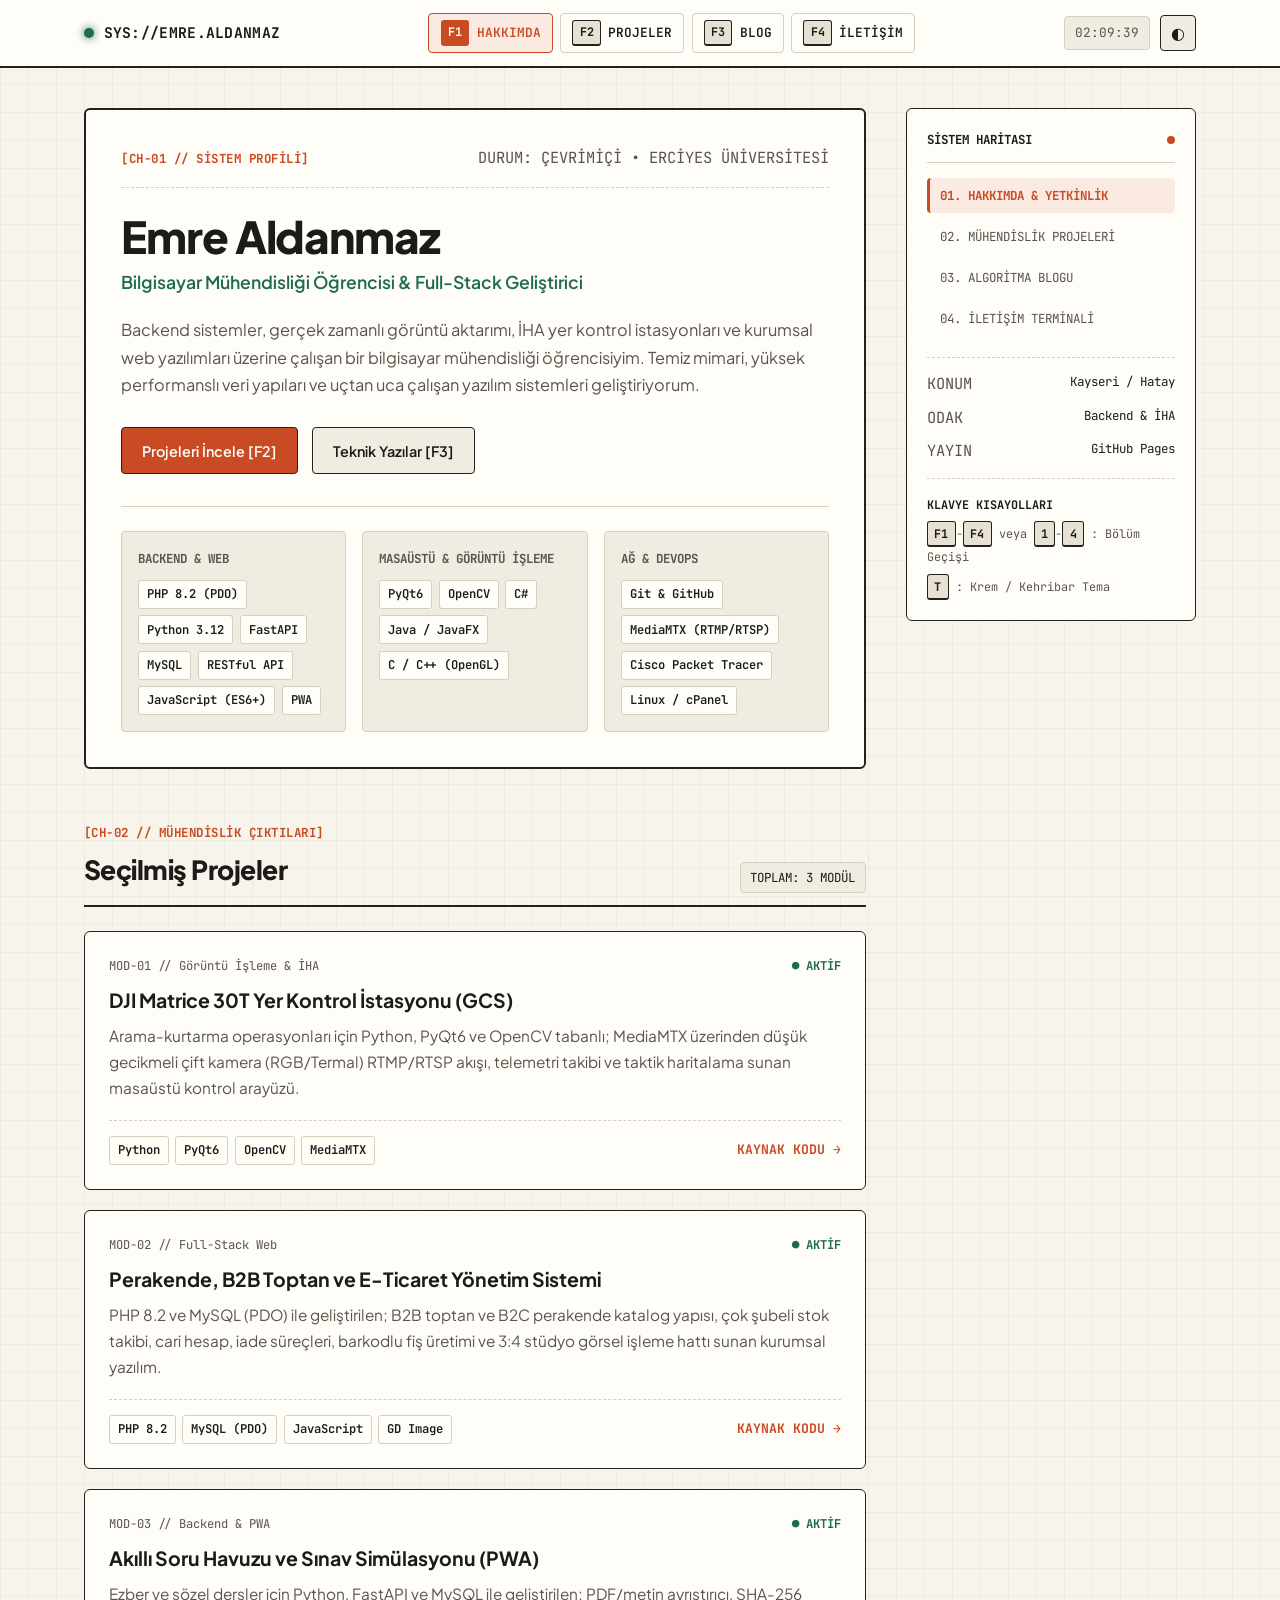
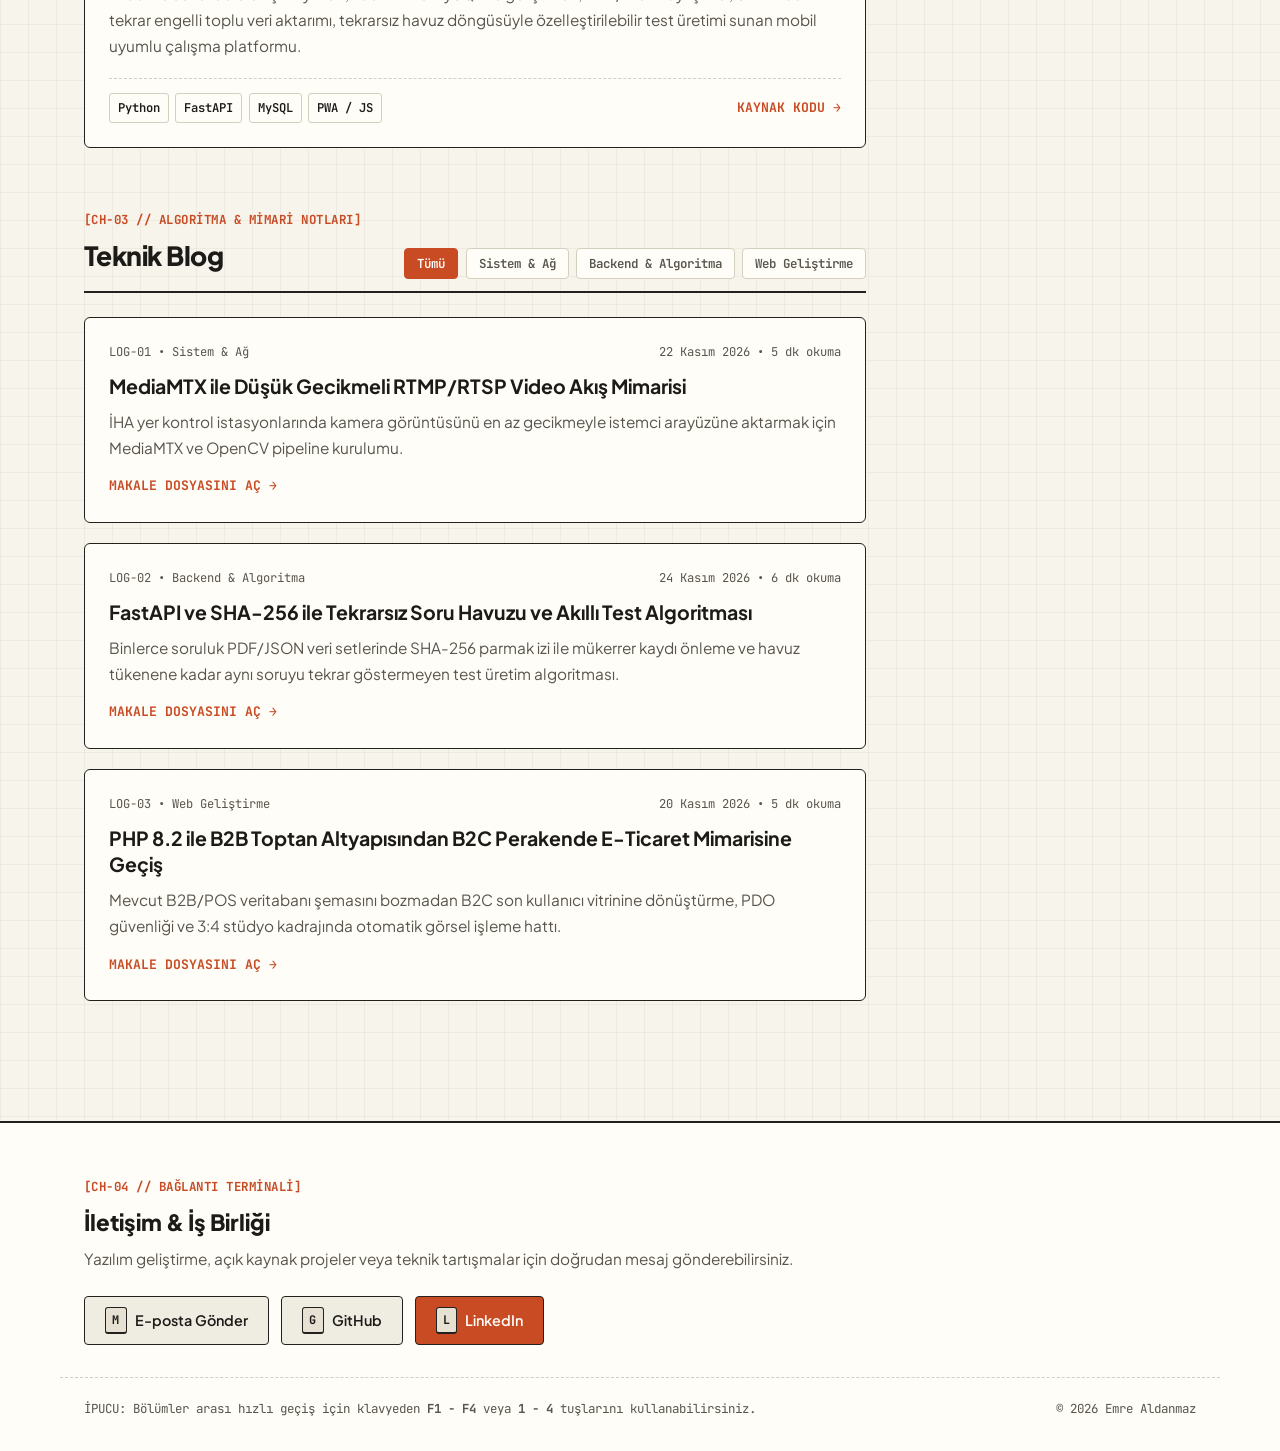
<file: index.html>
<!DOCTYPE html>
<html lang="tr" data-theme="light">
<head>
    <meta charset="UTF-8">
    <meta name="viewport" content="width=device-width, initial-scale=1.0">
    <title>Emre Aldanmaz — Laboratuvar &amp; Teknik Blog</title>
    <link rel="preconnect" href="https://fonts.googleapis.com">
    <link rel="preconnect" href="https://fonts.gstatic.com" crossorigin>
    <link href="https://fonts.googleapis.com/css2?family=JetBrains+Mono:wght@400;600;700&family=Plus+Jakarta+Sans:wght@400;500;600;700;800&display=swap" rel="stylesheet">
    <link rel="stylesheet" href="assets/css/style.css">
</head>
<body>
    <header class="lab-topbar">
        <div class="container topbar-inner">
            <a href="index.html" class="lab-brand">
                <span class="status-led"></span>
                <span class="mono">SYS://EMRE.ALDANMAZ</span>
            </a>

            <nav class="fkey-nav" id="navLinks" aria-label="Fonksiyon Kısayol Menüsü">
                <a href="index.html#hakkimda" class="fkey-item" data-fkey="F1" data-target="hakkimda">
                    <kbd>F1</kbd><span>HAKKIMDA</span>
                </a>
                <a href="index.html#projeler" class="fkey-item" data-fkey="F2" data-target="projeler">
                    <kbd>F2</kbd><span>PROJELER</span>
                </a>
                <a href="index.html#blog" class="fkey-item" data-fkey="F3" data-target="blog">
                    <kbd>F3</kbd><span>BLOG</span>
                </a>
                <a href="index.html#iletisim" class="fkey-item" data-fkey="F4" data-target="iletisim">
                    <kbd>F4</kbd><span>İLETİŞİM</span>
                </a>
            </nav>

            <div class="topbar-controls">
                <span class="clock-pill mono" id="labClock">00:00:00</span>
                <button id="themeToggle" class="lab-btn-icon" aria-label="Temayı Değiştir" title="Krem / Kehribar CRT Modu">
                    <span id="themeIcon">◐</span>
                </button>
                <button id="menuToggle" class="lab-btn-icon mobile-only" aria-label="Menü">☰</button>
            </div>
        </div>
    </header>
    <main>
<div class="container lab-layout">
    <div class="lab-main-column">
        <!-- GİRİŞ / KİMLİK KARTI -->
        <section class="lab-hero" id="hakkimda">
            <div class="teletext-header">
                <span class="teletext-tag">[CH-01 // SİSTEM PROFİLİ]</span>
                <span class="mono muted">DURUM: ÇEVRİMİÇİ • ERCİYES ÜNİVERSİTESİ</span>
            </div>
            <h1>Emre Aldanmaz</h1>
            <p class="hero-role">Bilgisayar Mühendisliği Öğrencisi &amp; Full-Stack Geliştirici</p>
            <p class="hero-bio">Backend sistemler, gerçek zamanlı görüntü aktarımı, İHA yer kontrol istasyonları ve kurumsal web yazılımları üzerine çalışan bir bilgisayar mühendisliği öğrencisiyim. Temiz mimari, yüksek performanslı veri yapıları ve uçtan uca çalışan yazılım sistemleri geliştiriyorum.</p>

            <div class="hero-actions">
                <a href="#projeler" class="btn btn-primary">Projeleri İncele [F2]</a>
                <a href="#blog" class="btn btn-outline">Teknik Yazılar [F3]</a>
            </div>

            <div class="skills-matrix">
                                    <div class="matrix-box">
                        <div class="matrix-title mono">Backend &amp; Web</div>
                        <div class="tag-list">
                                                            <span class="spec-chip">PHP 8.2 (PDO)</span>
                                                            <span class="spec-chip">Python 3.12</span>
                                                            <span class="spec-chip">FastAPI</span>
                                                            <span class="spec-chip">MySQL</span>
                                                            <span class="spec-chip">RESTful API</span>
                                                            <span class="spec-chip">JavaScript (ES6+)</span>
                                                            <span class="spec-chip">PWA</span>
                                                    </div>
                    </div>
                                    <div class="matrix-box">
                        <div class="matrix-title mono">Masaüstü &amp; Görüntü İşleme</div>
                        <div class="tag-list">
                                                            <span class="spec-chip">PyQt6</span>
                                                            <span class="spec-chip">OpenCV</span>
                                                            <span class="spec-chip">C#</span>
                                                            <span class="spec-chip">Java / JavaFX</span>
                                                            <span class="spec-chip">C / C++ (OpenGL)</span>
                                                    </div>
                    </div>
                                    <div class="matrix-box">
                        <div class="matrix-title mono">Ağ &amp; DevOps</div>
                        <div class="tag-list">
                                                            <span class="spec-chip">Git &amp; GitHub</span>
                                                            <span class="spec-chip">MediaMTX (RTMP/RTSP)</span>
                                                            <span class="spec-chip">Cisco Packet Tracer</span>
                                                            <span class="spec-chip">Linux / cPanel</span>
                                                    </div>
                    </div>
                            </div>
        </section>

        <!-- PROJELER -->
        <section class="lab-section" id="projeler">
            <div class="section-top">
                <div>
                    <span class="teletext-tag">[CH-02 // MÜHENDİSLİK ÇIKTILARI]</span>
                    <h2>Seçilmiş Projeler</h2>
                </div>
                <span class="mono count-badge">TOPLAM: 3 MODÜL</span>
            </div>

            <div class="projects-stack">
                                    <article class="lab-card project-item">
                        <div class="card-top-bar mono">
                            <span>MOD-01 // Görüntü İşleme &amp; İHA</span>
                            <span class="status-ok">● AKTİF</span>
                        </div>
                        <h3>DJI Matrice 30T Yer Kontrol İstasyonu (GCS)</h3>
                        <p class="muted">Arama-kurtarma operasyonları için Python, PyQt6 ve OpenCV tabanlı; MediaMTX üzerinden düşük gecikmeli çift kamera (RGB/Termal) RTMP/RTSP akışı, telemetri takibi ve taktik haritalama sunan masaüstü kontrol arayüzü.</p>
                        <div class="card-footer-row">
                            <div class="tag-list">
                                                                    <span class="spec-chip">Python</span>
                                                                    <span class="spec-chip">PyQt6</span>
                                                                    <span class="spec-chip">OpenCV</span>
                                                                    <span class="spec-chip">MediaMTX</span>
                                                            </div>
                            <a href="https://github.com/emrealdanmaz" target="_blank" rel="noopener" class="inline-action mono">
                                KAYNAK KODU →
                            </a>
                        </div>
                    </article>
                                    <article class="lab-card project-item">
                        <div class="card-top-bar mono">
                            <span>MOD-02 // Full-Stack Web</span>
                            <span class="status-ok">● AKTİF</span>
                        </div>
                        <h3>Perakende, B2B Toptan ve E-Ticaret Yönetim Sistemi</h3>
                        <p class="muted">PHP 8.2 ve MySQL (PDO) ile geliştirilen; B2B toptan ve B2C perakende katalog yapısı, çok şubeli stok takibi, cari hesap, iade süreçleri, barkodlu fiş üretimi ve 3:4 stüdyo görsel işleme hattı sunan kurumsal yazılım.</p>
                        <div class="card-footer-row">
                            <div class="tag-list">
                                                                    <span class="spec-chip">PHP 8.2</span>
                                                                    <span class="spec-chip">MySQL (PDO)</span>
                                                                    <span class="spec-chip">JavaScript</span>
                                                                    <span class="spec-chip">GD Image</span>
                                                            </div>
                            <a href="https://github.com/emrealdanmaz" target="_blank" rel="noopener" class="inline-action mono">
                                KAYNAK KODU →
                            </a>
                        </div>
                    </article>
                                    <article class="lab-card project-item">
                        <div class="card-top-bar mono">
                            <span>MOD-03 // Backend &amp; PWA</span>
                            <span class="status-ok">● AKTİF</span>
                        </div>
                        <h3>Akıllı Soru Havuzu ve Sınav Simülasyonu (PWA)</h3>
                        <p class="muted">Ezber ve sözel dersler için Python, FastAPI ve MySQL ile geliştirilen; PDF/metin ayrıştırıcı, SHA-256 tekrar engelli toplu veri aktarımı, tekrarsız havuz döngüsüyle özelleştirilebilir test üretimi sunan mobil uyumlu çalışma platformu.</p>
                        <div class="card-footer-row">
                            <div class="tag-list">
                                                                    <span class="spec-chip">Python</span>
                                                                    <span class="spec-chip">FastAPI</span>
                                                                    <span class="spec-chip">MySQL</span>
                                                                    <span class="spec-chip">PWA / JS</span>
                                                            </div>
                            <a href="https://github.com/emrealdanmaz" target="_blank" rel="noopener" class="inline-action mono">
                                KAYNAK KODU →
                            </a>
                        </div>
                    </article>
                            </div>
        </section>

        <!-- BLOG -->
        <section class="lab-section" id="blog">
            <div class="section-top flex-wrap">
                <div>
                    <span class="teletext-tag">[CH-03 // ALGORİTMA & MİMARİ NOTLARI]</span>
                    <h2>Teknik Blog</h2>
                </div>
                <div class="filter-bar" id="filterBar">
                    <button class="filter-btn active" data-category="all">Tümü</button>
                                            <button class="filter-btn" data-category="Sistem &amp; Ağ">
                            Sistem &amp; Ağ                        </button>
                                            <button class="filter-btn" data-category="Backend &amp; Algoritma">
                            Backend &amp; Algoritma                        </button>
                                            <button class="filter-btn" data-category="Web Geliştirme">
                            Web Geliştirme                        </button>
                                    </div>
            </div>

            <div class="blog-stack" id="blogGrid">
                                                        <article class="lab-card blog-card" data-category="Sistem &amp; Ağ">
                        <div class="card-top-bar mono">
                            <span>LOG-01 • Sistem &amp; Ağ</span>
                            <span>22 Kasım 2026 • 5 dk okuma</span>
                        </div>
                        <h3><a href="post-rtmp-rtsp-dusuk-gecikmeli-video-akisi.html">MediaMTX ile Düşük Gecikmeli RTMP/RTSP Video Akış Mimarisi</a></h3>
                        <p class="muted">İHA yer kontrol istasyonlarında kamera görüntüsünü en az gecikmeyle istemci arayüzüne aktarmak için MediaMTX ve OpenCV pipeline kurulumu.</p>
                        <a href="post-rtmp-rtsp-dusuk-gecikmeli-video-akisi.html" class="inline-action mono">MAKALE DOSYASINI AÇ →</a>
                    </article>
                                                        <article class="lab-card blog-card" data-category="Backend &amp; Algoritma">
                        <div class="card-top-bar mono">
                            <span>LOG-02 • Backend &amp; Algoritma</span>
                            <span>24 Kasım 2026 • 6 dk okuma</span>
                        </div>
                        <h3><a href="post-fastapi-sha256-tekrarsiz-soru-havuzu-algoritmasi.html">FastAPI ve SHA-256 ile Tekrarsız Soru Havuzu ve Akıllı Test Algoritması</a></h3>
                        <p class="muted">Binlerce soruluk PDF/JSON veri setlerinde SHA-256 parmak izi ile mükerrer kaydı önleme ve havuz tükenene kadar aynı soruyu tekrar göstermeyen test üretim algoritması.</p>
                        <a href="post-fastapi-sha256-tekrarsiz-soru-havuzu-algoritmasi.html" class="inline-action mono">MAKALE DOSYASINI AÇ →</a>
                    </article>
                                                        <article class="lab-card blog-card" data-category="Web Geliştirme">
                        <div class="card-top-bar mono">
                            <span>LOG-03 • Web Geliştirme</span>
                            <span>20 Kasım 2026 • 5 dk okuma</span>
                        </div>
                        <h3><a href="post-php-b2b-toptan-sisteminden-b2c-eticaret-mimarisine-gecis.html">PHP 8.2 ile B2B Toptan Altyapısından B2C Perakende E-Ticaret Mimarisine Geçiş</a></h3>
                        <p class="muted">Mevcut B2B/POS veritabanı şemasını bozmadan B2C son kullanıcı vitrinine dönüştürme, PDO güvenliği ve 3:4 stüdyo kadrajında otomatik görsel işleme hattı.</p>
                        <a href="post-php-b2b-toptan-sisteminden-b2c-eticaret-mimarisine-gecis.html" class="inline-action mono">MAKALE DOSYASINI AÇ →</a>
                    </article>
                            </div>
        </section>
    </div>

    <!-- SAĞ SABİT TELEMETRİ & MİMARİ HARİTASI -->
    <aside class="lab-sidebar" aria-label="Sistem Telemetrisi">
        <div class="telemetry-panel">
            <div class="panel-header mono">
                <span>SİSTEM HARİTASI</span>
                <span class="blink-dot"></span>
            </div>

            <ul class="telemetry-nav mono" id="telemetryNav">
                <li><a href="#hakkimda" data-spy="hakkimda" class="active">01. HAKKIMDA & YETKİNLİK</a></li>
                <li><a href="#projeler" data-spy="projeler">02. MÜHENDİSLİK PROJELERİ</a></li>
                <li><a href="#blog" data-spy="blog">03. ALGORİTMA BLOGU</a></li>
                <li><a href="#iletisim" data-spy="iletisim">04. İLETİŞİM TERMİNALİ</a></li>
            </ul>

            <div class="telemetry-specs mono">
                <div class="spec-row">
                    <span class="muted">KONUM</span>
                    <span>Kayseri / Hatay</span>
                </div>
                <div class="spec-row">
                    <span class="muted">ODAK</span>
                    <span>Backend & İHA</span>
                </div>
                <div class="spec-row">
                    <span class="muted">YAYIN</span>
                    <span>GitHub Pages</span>
                </div>
            </div>

            <div class="kbd-legend mono">
                <div class="legend-title">KLAVYE KISAYOLLARI</div>
                <div><kbd>F1</kbd>-<kbd>F4</kbd> veya <kbd>1</kbd>-<kbd>4</kbd> : Bölüm Geçişi</div>
                <div><kbd>T</kbd> : Krem / Kehribar Tema</div>
            </div>
        </div>
    </aside>
</div>

</main>
    <footer class="lab-footer" id="iletisim">
        <div class="container footer-grid">
            <div>
                <span class="teletext-tag">[CH-04 // BAĞLANTI TERMİNALİ]</span>
                <h3>İletişim & İş Birliği</h3>
                <p class="muted">Yazılım geliştirme, açık kaynak projeler veya teknik tartışmalar için doğrudan mesaj gönderebilirsiniz.</p>
            </div>
            <div class="footer-actions">
                <a href="mailto:emrealdanmaz@example.com" class="btn btn-outline">
                    <kbd>M</kbd> E-posta Gönder
                </a>
                <a href="https://github.com/emrealdanmaz" target="_blank" rel="noopener" class="btn btn-outline">
                    <kbd>G</kbd> GitHub
                </a>
                <a href="https://linkedin.com/in/emrealdanmaz" target="_blank" rel="noopener" class="btn btn-primary">
                    <kbd>L</kbd> LinkedIn
                </a>
            </div>
        </div>
        <div class="container footer-status mono">
            <span>İPUCU: Bölümler arası hızlı geçiş için klavyeden <strong>F1 - F4</strong> veya <strong>1 - 4</strong> tuşlarını kullanabilirsiniz.</span>
            <span>© 2026 Emre Aldanmaz</span>
        </div>
    </footer>
    <script src="assets/js/app.js"></script>
</body>
</html>
</file>
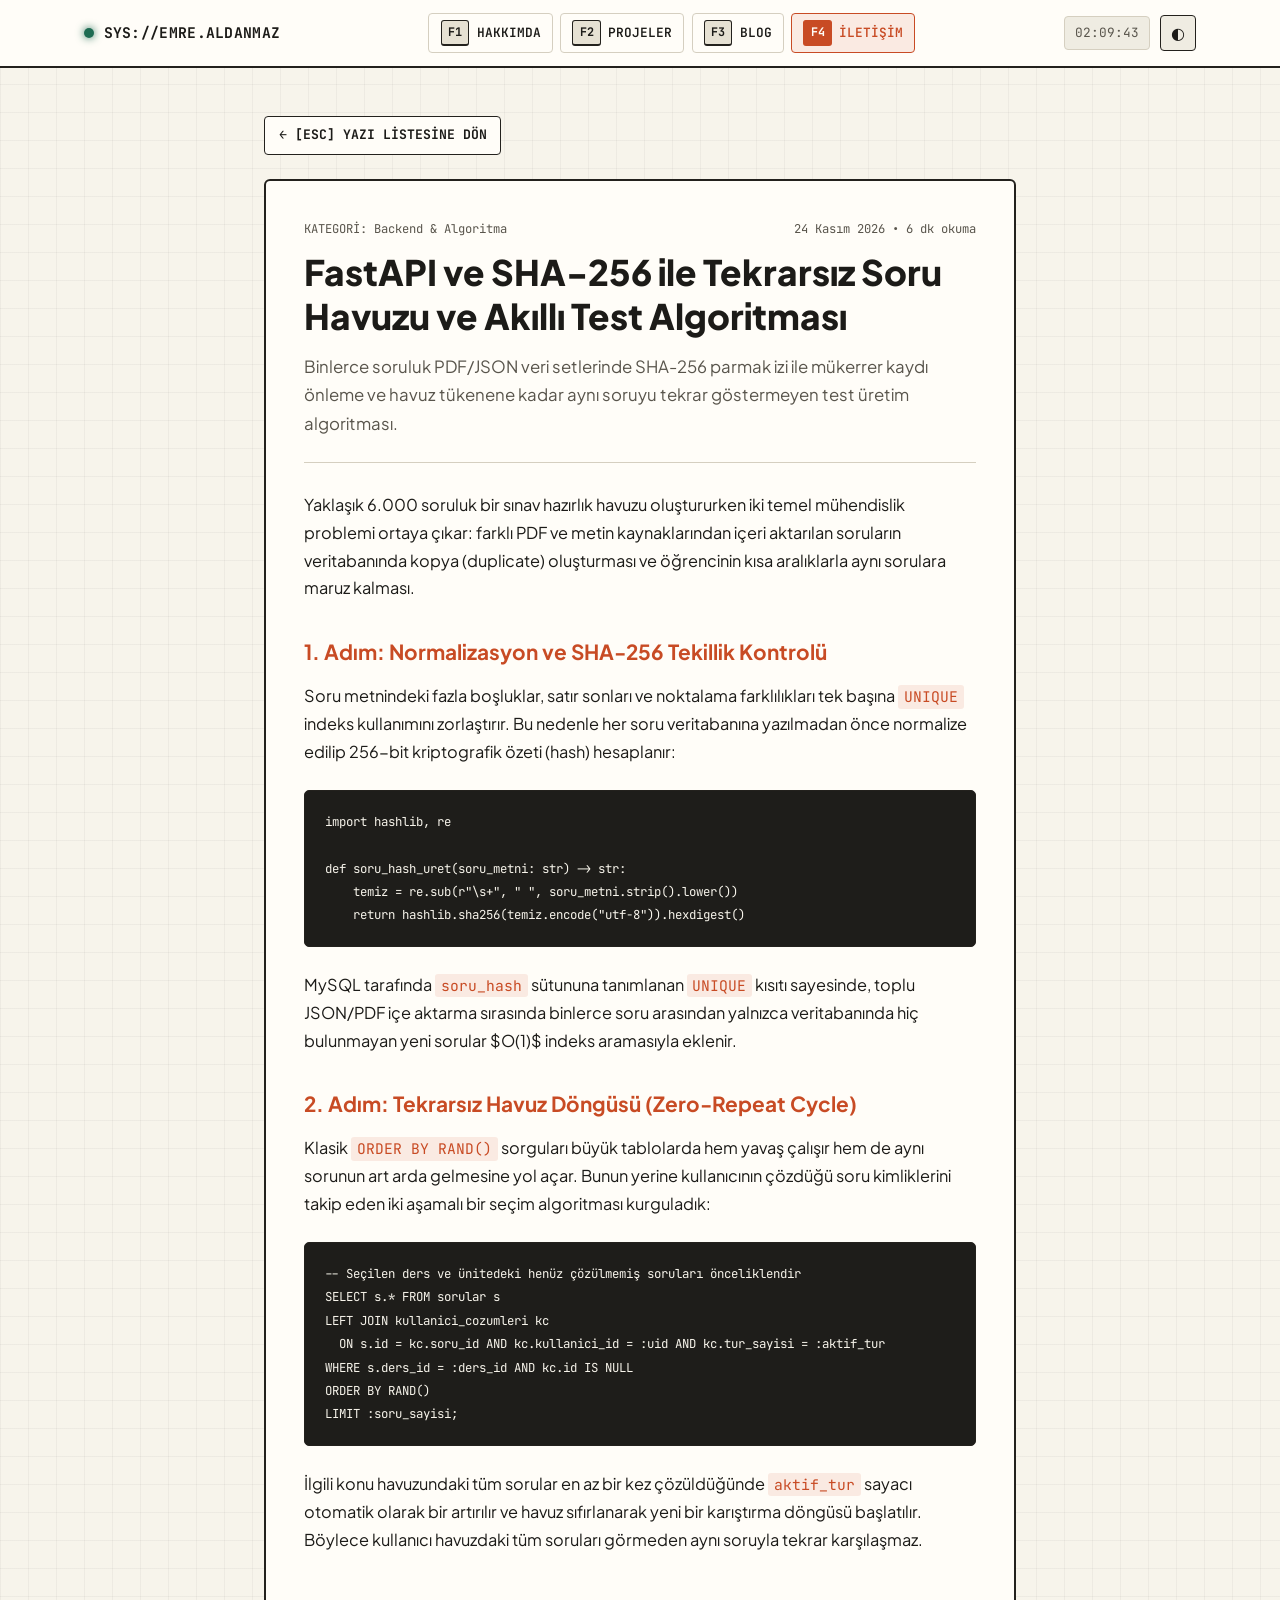
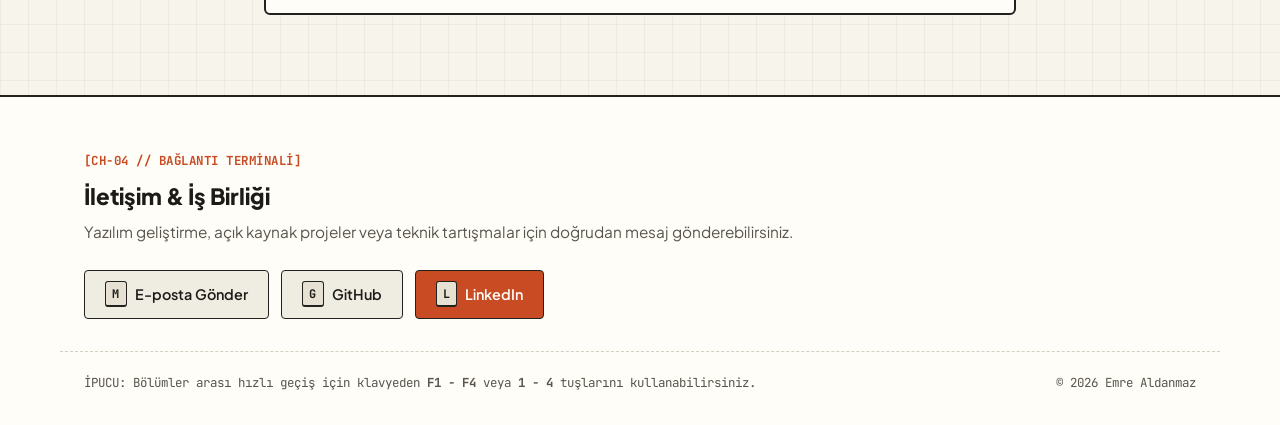
<file: post-fastapi-sha256-tekrarsiz-soru-havuzu-algoritmasi.html>
<!DOCTYPE html>
<html lang="tr" data-theme="light">
<head>
    <meta charset="UTF-8">
    <meta name="viewport" content="width=device-width, initial-scale=1.0">
    <title>FastAPI ve SHA-256 ile Tekrarsız Soru Havuzu ve Akıllı Test Algoritması — Emre Aldanmaz</title>
    <link rel="preconnect" href="https://fonts.googleapis.com">
    <link rel="preconnect" href="https://fonts.gstatic.com" crossorigin>
    <link href="https://fonts.googleapis.com/css2?family=JetBrains+Mono:wght@400;600;700&family=Plus+Jakarta+Sans:wght@400;500;600;700;800&display=swap" rel="stylesheet">
    <link rel="stylesheet" href="assets/css/style.css">
</head>
<body>
    <header class="lab-topbar">
        <div class="container topbar-inner">
            <a href="index.html" class="lab-brand">
                <span class="status-led"></span>
                <span class="mono">SYS://EMRE.ALDANMAZ</span>
            </a>

            <nav class="fkey-nav" id="navLinks" aria-label="Fonksiyon Kısayol Menüsü">
                <a href="index.html#hakkimda" class="fkey-item" data-fkey="F1" data-target="hakkimda">
                    <kbd>F1</kbd><span>HAKKIMDA</span>
                </a>
                <a href="index.html#projeler" class="fkey-item" data-fkey="F2" data-target="projeler">
                    <kbd>F2</kbd><span>PROJELER</span>
                </a>
                <a href="index.html#blog" class="fkey-item" data-fkey="F3" data-target="blog">
                    <kbd>F3</kbd><span>BLOG</span>
                </a>
                <a href="index.html#iletisim" class="fkey-item" data-fkey="F4" data-target="iletisim">
                    <kbd>F4</kbd><span>İLETİŞİM</span>
                </a>
            </nav>

            <div class="topbar-controls">
                <span class="clock-pill mono" id="labClock">00:00:00</span>
                <button id="themeToggle" class="lab-btn-icon" aria-label="Temayı Değiştir" title="Krem / Kehribar CRT Modu">
                    <span id="themeIcon">◐</span>
                </button>
                <button id="menuToggle" class="lab-btn-icon mobile-only" aria-label="Menü">☰</button>
            </div>
        </div>
    </header>
    <main>
<article class="post-view">
    <div class="container narrow">
        <a href="index.html#blog" class="back-btn mono">← [ESC] YAZI LİSTESİNE DÖN</a>

        <div class="article-sheet">
            <header class="article-head">
                <div class="card-top-bar mono">
                    <span>KATEGORİ: Backend &amp; Algoritma</span>
                    <span>24 Kasım 2026 • 6 dk okuma</span>
                </div>
                <h1>FastAPI ve SHA-256 ile Tekrarsız Soru Havuzu ve Akıllı Test Algoritması</h1>
                <p class="article-lead">Binlerce soruluk PDF/JSON veri setlerinde SHA-256 parmak izi ile mükerrer kaydı önleme ve havuz tükenene kadar aynı soruyu tekrar göstermeyen test üretim algoritması.</p>
            </header>

            <div class="article-body">
                
            <p>Yaklaşık 6.000 soruluk bir sınav hazırlık havuzu oluştururken iki temel mühendislik problemi ortaya çıkar: farklı PDF ve metin kaynaklarından içeri aktarılan soruların veritabanında kopya (duplicate) oluşturması ve öğrencinin kısa aralıklarla aynı sorulara maruz kalması.</p>
            <h3>1. Adım: Normalizasyon ve SHA-256 Tekillik Kontrolü</h3>
            <p>Soru metnindeki fazla boşluklar, satır sonları ve noktalama farklılıkları tek başına <code>UNIQUE</code> indeks kullanımını zorlaştırır. Bu nedenle her soru veritabanına yazılmadan önce normalize edilip 256-bit kriptografik özeti (hash) hesaplanır:</p>
            <pre><code>import hashlib, re

def soru_hash_uret(soru_metni: str) -> str:
    temiz = re.sub(r"\s+", " ", soru_metni.strip().lower())
    return hashlib.sha256(temiz.encode("utf-8")).hexdigest()</code></pre>
            <p>MySQL tarafında <code>soru_hash</code> sütununa tanımlanan <code>UNIQUE</code> kısıtı sayesinde, toplu JSON/PDF içe aktarma sırasında binlerce soru arasından yalnızca veritabanında hiç bulunmayan yeni sorular $O(1)$ indeks aramasıyla eklenir.</p>
            <h3>2. Adım: Tekrarsız Havuz Döngüsü (Zero-Repeat Cycle)</h3>
            <p>Klasik <code>ORDER BY RAND()</code> sorguları büyük tablolarda hem yavaş çalışır hem de aynı sorunun art arda gelmesine yol açar. Bunun yerine kullanıcının çözdüğü soru kimliklerini takip eden iki aşamalı bir seçim algoritması kurguladık:</p>
            <pre><code>-- Seçilen ders ve ünitedeki henüz çözülmemiş soruları önceliklendir
SELECT s.* FROM sorular s
LEFT JOIN kullanici_cozumleri kc
  ON s.id = kc.soru_id AND kc.kullanici_id = :uid AND kc.tur_sayisi = :aktif_tur
WHERE s.ders_id = :ders_id AND kc.id IS NULL
ORDER BY RAND()
LIMIT :soru_sayisi;</code></pre>
            <p>İlgili konu havuzundaki tüm sorular en az bir kez çözüldüğünde <code>aktif_tur</code> sayacı otomatik olarak bir artırılır ve havuz sıfırlanarak yeni bir karıştırma döngüsü başlatılır. Böylece kullanıcı havuzdaki tüm soruları görmeden aynı soruyla tekrar karşılaşmaz.</p>
                    </div>
        </div>
    </div>
</article>

</main>
    <footer class="lab-footer" id="iletisim">
        <div class="container footer-grid">
            <div>
                <span class="teletext-tag">[CH-04 // BAĞLANTI TERMİNALİ]</span>
                <h3>İletişim & İş Birliği</h3>
                <p class="muted">Yazılım geliştirme, açık kaynak projeler veya teknik tartışmalar için doğrudan mesaj gönderebilirsiniz.</p>
            </div>
            <div class="footer-actions">
                <a href="mailto:emrealdanmaz@example.com" class="btn btn-outline">
                    <kbd>M</kbd> E-posta Gönder
                </a>
                <a href="https://github.com/emrealdanmaz" target="_blank" rel="noopener" class="btn btn-outline">
                    <kbd>G</kbd> GitHub
                </a>
                <a href="https://linkedin.com/in/emrealdanmaz" target="_blank" rel="noopener" class="btn btn-primary">
                    <kbd>L</kbd> LinkedIn
                </a>
            </div>
        </div>
        <div class="container footer-status mono">
            <span>İPUCU: Bölümler arası hızlı geçiş için klavyeden <strong>F1 - F4</strong> veya <strong>1 - 4</strong> tuşlarını kullanabilirsiniz.</span>
            <span>© 2026 Emre Aldanmaz</span>
        </div>
    </footer>
    <script src="assets/js/app.js"></script>
</body>
</html>
</file>
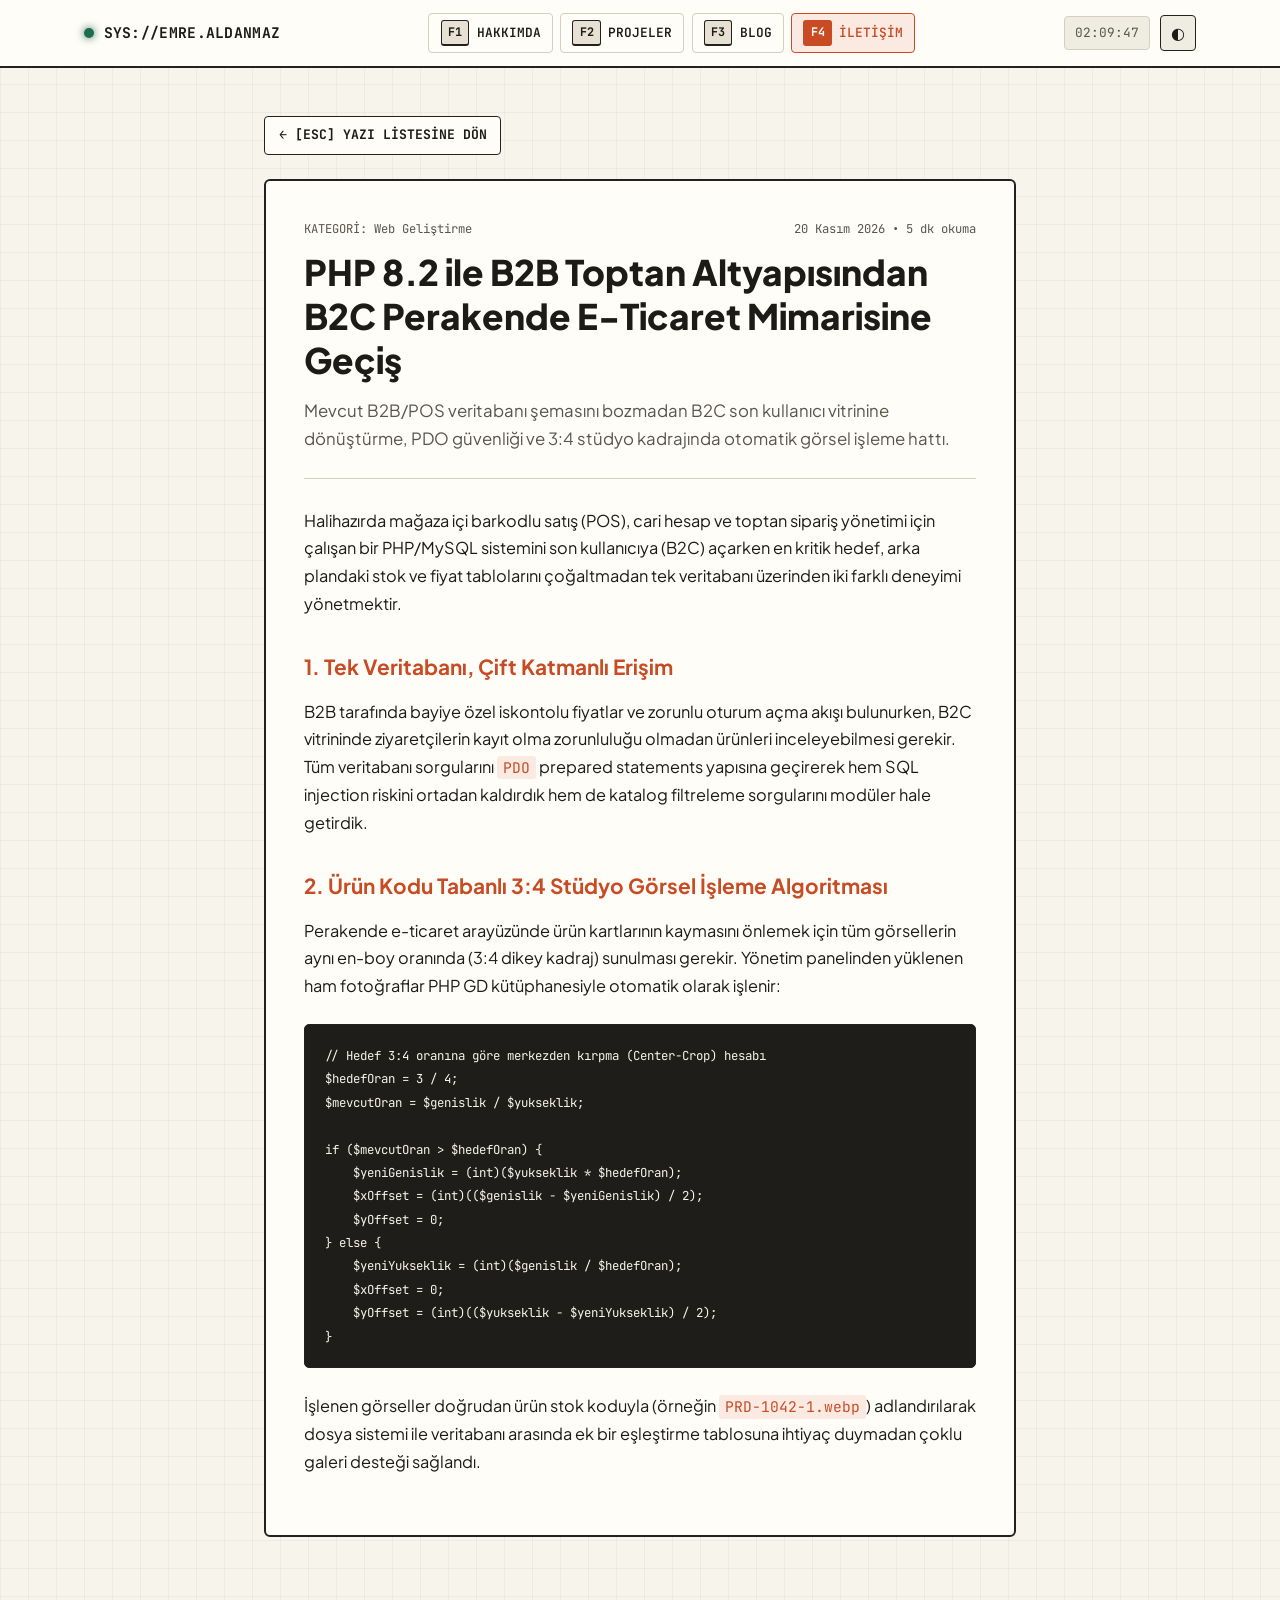
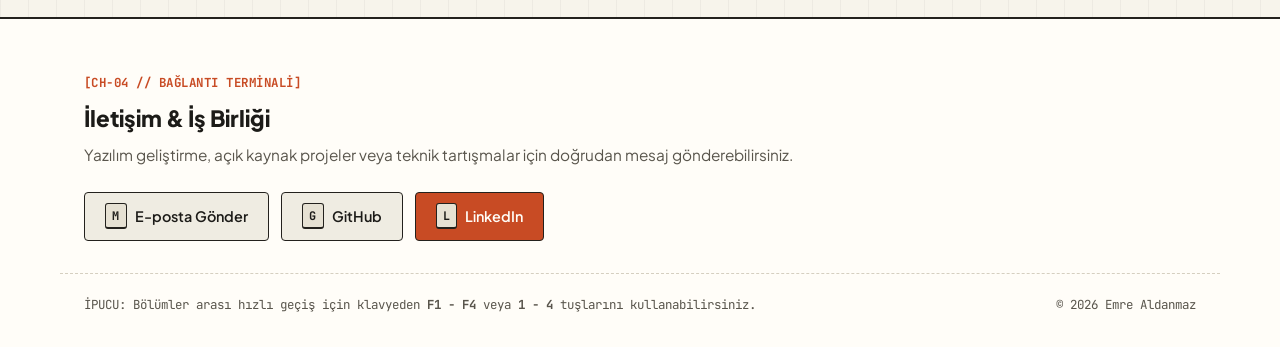
<file: post-php-b2b-toptan-sisteminden-b2c-eticaret-mimarisine-gecis.html>
<!DOCTYPE html>
<html lang="tr" data-theme="light">
<head>
    <meta charset="UTF-8">
    <meta name="viewport" content="width=device-width, initial-scale=1.0">
    <title>PHP 8.2 ile B2B Toptan Altyapısından B2C Perakende E-Ticaret Mimarisine Geçiş — Emre Aldanmaz</title>
    <link rel="preconnect" href="https://fonts.googleapis.com">
    <link rel="preconnect" href="https://fonts.gstatic.com" crossorigin>
    <link href="https://fonts.googleapis.com/css2?family=JetBrains+Mono:wght@400;600;700&family=Plus+Jakarta+Sans:wght@400;500;600;700;800&display=swap" rel="stylesheet">
    <link rel="stylesheet" href="assets/css/style.css">
</head>
<body>
    <header class="lab-topbar">
        <div class="container topbar-inner">
            <a href="index.html" class="lab-brand">
                <span class="status-led"></span>
                <span class="mono">SYS://EMRE.ALDANMAZ</span>
            </a>

            <nav class="fkey-nav" id="navLinks" aria-label="Fonksiyon Kısayol Menüsü">
                <a href="index.html#hakkimda" class="fkey-item" data-fkey="F1" data-target="hakkimda">
                    <kbd>F1</kbd><span>HAKKIMDA</span>
                </a>
                <a href="index.html#projeler" class="fkey-item" data-fkey="F2" data-target="projeler">
                    <kbd>F2</kbd><span>PROJELER</span>
                </a>
                <a href="index.html#blog" class="fkey-item" data-fkey="F3" data-target="blog">
                    <kbd>F3</kbd><span>BLOG</span>
                </a>
                <a href="index.html#iletisim" class="fkey-item" data-fkey="F4" data-target="iletisim">
                    <kbd>F4</kbd><span>İLETİŞİM</span>
                </a>
            </nav>

            <div class="topbar-controls">
                <span class="clock-pill mono" id="labClock">00:00:00</span>
                <button id="themeToggle" class="lab-btn-icon" aria-label="Temayı Değiştir" title="Krem / Kehribar CRT Modu">
                    <span id="themeIcon">◐</span>
                </button>
                <button id="menuToggle" class="lab-btn-icon mobile-only" aria-label="Menü">☰</button>
            </div>
        </div>
    </header>
    <main>
<article class="post-view">
    <div class="container narrow">
        <a href="index.html#blog" class="back-btn mono">← [ESC] YAZI LİSTESİNE DÖN</a>

        <div class="article-sheet">
            <header class="article-head">
                <div class="card-top-bar mono">
                    <span>KATEGORİ: Web Geliştirme</span>
                    <span>20 Kasım 2026 • 5 dk okuma</span>
                </div>
                <h1>PHP 8.2 ile B2B Toptan Altyapısından B2C Perakende E-Ticaret Mimarisine Geçiş</h1>
                <p class="article-lead">Mevcut B2B/POS veritabanı şemasını bozmadan B2C son kullanıcı vitrinine dönüştürme, PDO güvenliği ve 3:4 stüdyo kadrajında otomatik görsel işleme hattı.</p>
            </header>

            <div class="article-body">
                
            <p>Halihazırda mağaza içi barkodlu satış (POS), cari hesap ve toptan sipariş yönetimi için çalışan bir PHP/MySQL sistemini son kullanıcıya (B2C) açarken en kritik hedef, arka plandaki stok ve fiyat tablolarını çoğaltmadan tek veritabanı üzerinden iki farklı deneyimi yönetmektir.</p>
            <h3>1. Tek Veritabanı, Çift Katmanlı Erişim</h3>
            <p>B2B tarafında bayiye özel iskontolu fiyatlar ve zorunlu oturum açma akışı bulunurken, B2C vitrininde ziyaretçilerin kayıt olma zorunluluğu olmadan ürünleri inceleyebilmesi gerekir. Tüm veritabanı sorgularını <code>PDO</code> prepared statements yapısına geçirerek hem SQL injection riskini ortadan kaldırdık hem de katalog filtreleme sorgularını modüler hale getirdik.</p>
            <h3>2. Ürün Kodu Tabanlı 3:4 Stüdyo Görsel İşleme Algoritması</h3>
            <p>Perakende e-ticaret arayüzünde ürün kartlarının kaymasını önlemek için tüm görsellerin aynı en-boy oranında (3:4 dikey kadraj) sunulması gerekir. Yönetim panelinden yüklenen ham fotoğraflar PHP GD kütüphanesiyle otomatik olarak işlenir:</p>
            <pre><code>// Hedef 3:4 oranına göre merkezden kırpma (Center-Crop) hesabı
$hedefOran = 3 / 4;
$mevcutOran = $genislik / $yukseklik;

if ($mevcutOran > $hedefOran) {
    $yeniGenislik = (int)($yukseklik * $hedefOran);
    $xOffset = (int)(($genislik - $yeniGenislik) / 2);
    $yOffset = 0;
} else {
    $yeniYukseklik = (int)($genislik / $hedefOran);
    $xOffset = 0;
    $yOffset = (int)(($yukseklik - $yeniYukseklik) / 2);
}</code></pre>
            <p>İşlenen görseller doğrudan ürün stok koduyla (örneğin <code>PRD-1042-1.webp</code>) adlandırılarak dosya sistemi ile veritabanı arasında ek bir eşleştirme tablosuna ihtiyaç duymadan çoklu galeri desteği sağlandı.</p>
                    </div>
        </div>
    </div>
</article>

</main>
    <footer class="lab-footer" id="iletisim">
        <div class="container footer-grid">
            <div>
                <span class="teletext-tag">[CH-04 // BAĞLANTI TERMİNALİ]</span>
                <h3>İletişim & İş Birliği</h3>
                <p class="muted">Yazılım geliştirme, açık kaynak projeler veya teknik tartışmalar için doğrudan mesaj gönderebilirsiniz.</p>
            </div>
            <div class="footer-actions">
                <a href="mailto:emrealdanmaz@example.com" class="btn btn-outline">
                    <kbd>M</kbd> E-posta Gönder
                </a>
                <a href="https://github.com/emrealdanmaz" target="_blank" rel="noopener" class="btn btn-outline">
                    <kbd>G</kbd> GitHub
                </a>
                <a href="https://linkedin.com/in/emrealdanmaz" target="_blank" rel="noopener" class="btn btn-primary">
                    <kbd>L</kbd> LinkedIn
                </a>
            </div>
        </div>
        <div class="container footer-status mono">
            <span>İPUCU: Bölümler arası hızlı geçiş için klavyeden <strong>F1 - F4</strong> veya <strong>1 - 4</strong> tuşlarını kullanabilirsiniz.</span>
            <span>© 2026 Emre Aldanmaz</span>
        </div>
    </footer>
    <script src="assets/js/app.js"></script>
</body>
</html>
</file>
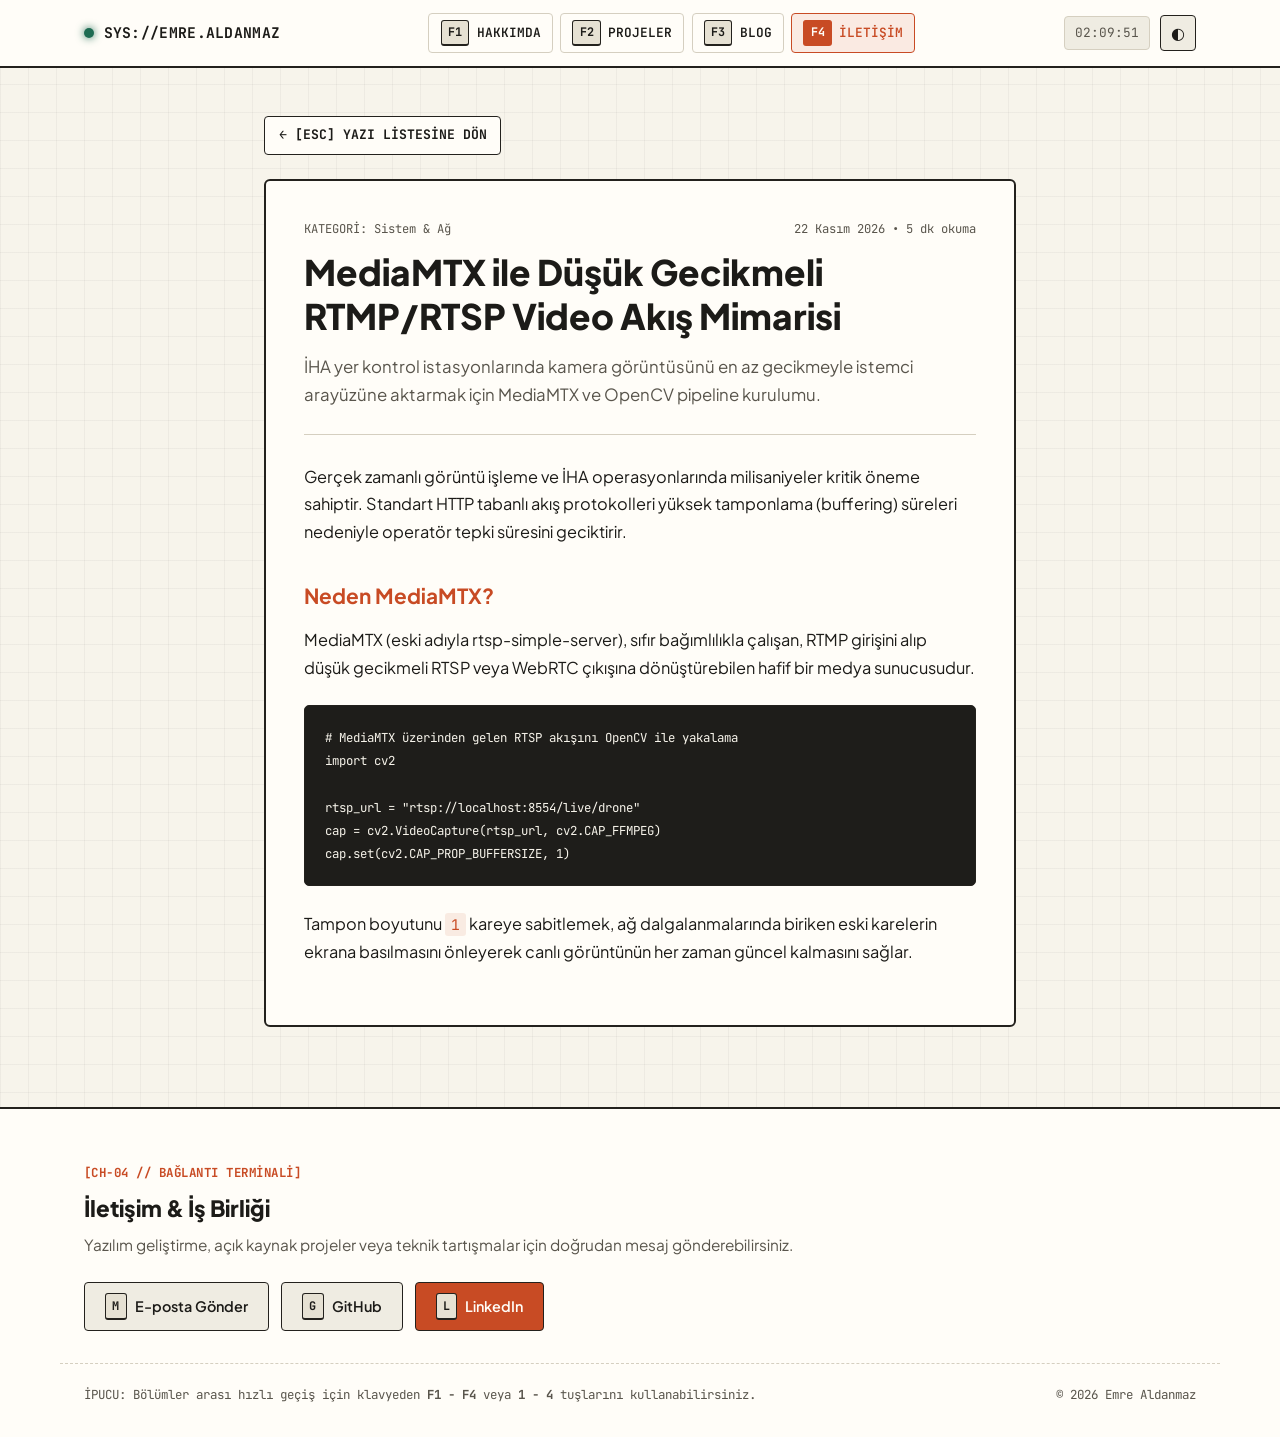
<file: post-rtmp-rtsp-dusuk-gecikmeli-video-akisi.html>
<!DOCTYPE html>
<html lang="tr" data-theme="light">
<head>
    <meta charset="UTF-8">
    <meta name="viewport" content="width=device-width, initial-scale=1.0">
    <title>MediaMTX ile Düşük Gecikmeli RTMP/RTSP Video Akış Mimarisi — Emre Aldanmaz</title>
    <link rel="preconnect" href="https://fonts.googleapis.com">
    <link rel="preconnect" href="https://fonts.gstatic.com" crossorigin>
    <link href="https://fonts.googleapis.com/css2?family=JetBrains+Mono:wght@400;600;700&family=Plus+Jakarta+Sans:wght@400;500;600;700;800&display=swap" rel="stylesheet">
    <link rel="stylesheet" href="assets/css/style.css">
</head>
<body>
    <header class="lab-topbar">
        <div class="container topbar-inner">
            <a href="index.html" class="lab-brand">
                <span class="status-led"></span>
                <span class="mono">SYS://EMRE.ALDANMAZ</span>
            </a>

            <nav class="fkey-nav" id="navLinks" aria-label="Fonksiyon Kısayol Menüsü">
                <a href="index.html#hakkimda" class="fkey-item" data-fkey="F1" data-target="hakkimda">
                    <kbd>F1</kbd><span>HAKKIMDA</span>
                </a>
                <a href="index.html#projeler" class="fkey-item" data-fkey="F2" data-target="projeler">
                    <kbd>F2</kbd><span>PROJELER</span>
                </a>
                <a href="index.html#blog" class="fkey-item" data-fkey="F3" data-target="blog">
                    <kbd>F3</kbd><span>BLOG</span>
                </a>
                <a href="index.html#iletisim" class="fkey-item" data-fkey="F4" data-target="iletisim">
                    <kbd>F4</kbd><span>İLETİŞİM</span>
                </a>
            </nav>

            <div class="topbar-controls">
                <span class="clock-pill mono" id="labClock">00:00:00</span>
                <button id="themeToggle" class="lab-btn-icon" aria-label="Temayı Değiştir" title="Krem / Kehribar CRT Modu">
                    <span id="themeIcon">◐</span>
                </button>
                <button id="menuToggle" class="lab-btn-icon mobile-only" aria-label="Menü">☰</button>
            </div>
        </div>
    </header>
    <main>
<article class="post-view">
    <div class="container narrow">
        <a href="index.html#blog" class="back-btn mono">← [ESC] YAZI LİSTESİNE DÖN</a>

        <div class="article-sheet">
            <header class="article-head">
                <div class="card-top-bar mono">
                    <span>KATEGORİ: Sistem &amp; Ağ</span>
                    <span>22 Kasım 2026 • 5 dk okuma</span>
                </div>
                <h1>MediaMTX ile Düşük Gecikmeli RTMP/RTSP Video Akış Mimarisi</h1>
                <p class="article-lead">İHA yer kontrol istasyonlarında kamera görüntüsünü en az gecikmeyle istemci arayüzüne aktarmak için MediaMTX ve OpenCV pipeline kurulumu.</p>
            </header>

            <div class="article-body">
                
            <p>Gerçek zamanlı görüntü işleme ve İHA operasyonlarında milisaniyeler kritik öneme sahiptir. Standart HTTP tabanlı akış protokolleri yüksek tamponlama (buffering) süreleri nedeniyle operatör tepki süresini geciktirir.</p>
            <h3>Neden MediaMTX?</h3>
            <p>MediaMTX (eski adıyla rtsp-simple-server), sıfır bağımlılıkla çalışan, RTMP girişini alıp düşük gecikmeli RTSP veya WebRTC çıkışına dönüştürebilen hafif bir medya sunucusudur.</p>
            <pre><code># MediaMTX üzerinden gelen RTSP akışını OpenCV ile yakalama
import cv2

rtsp_url = "rtsp://localhost:8554/live/drone"
cap = cv2.VideoCapture(rtsp_url, cv2.CAP_FFMPEG)
cap.set(cv2.CAP_PROP_BUFFERSIZE, 1)</code></pre>
            <p>Tampon boyutunu <code>1</code> kareye sabitlemek, ağ dalgalanmalarında biriken eski karelerin ekrana basılmasını önleyerek canlı görüntünün her zaman güncel kalmasını sağlar.</p>
                    </div>
        </div>
    </div>
</article>

</main>
    <footer class="lab-footer" id="iletisim">
        <div class="container footer-grid">
            <div>
                <span class="teletext-tag">[CH-04 // BAĞLANTI TERMİNALİ]</span>
                <h3>İletişim & İş Birliği</h3>
                <p class="muted">Yazılım geliştirme, açık kaynak projeler veya teknik tartışmalar için doğrudan mesaj gönderebilirsiniz.</p>
            </div>
            <div class="footer-actions">
                <a href="mailto:emrealdanmaz@example.com" class="btn btn-outline">
                    <kbd>M</kbd> E-posta Gönder
                </a>
                <a href="https://github.com/emrealdanmaz" target="_blank" rel="noopener" class="btn btn-outline">
                    <kbd>G</kbd> GitHub
                </a>
                <a href="https://linkedin.com/in/emrealdanmaz" target="_blank" rel="noopener" class="btn btn-primary">
                    <kbd>L</kbd> LinkedIn
                </a>
            </div>
        </div>
        <div class="container footer-status mono">
            <span>İPUCU: Bölümler arası hızlı geçiş için klavyeden <strong>F1 - F4</strong> veya <strong>1 - 4</strong> tuşlarını kullanabilirsiniz.</span>
            <span>© 2026 Emre Aldanmaz</span>
        </div>
    </footer>
    <script src="assets/js/app.js"></script>
</body>
</html>
</file>
<file: assets/css/style.css>
:root {
    /* Sıcak Krem Laboratuvar & Teletext Vitrini (Varsayılan) */
    --bg-main: #F7F4EB;
    --bg-surface: #FFFDF8;
    --bg-panel: #EFECE2;
    --border-color: #23211D;
    --border-subtle: #D5CFC0;
    --text-main: #1C1B18;
    --text-muted: #59554C;
    --accent: #C84B24;        /* Laboratuvar Turuncusu */
    --accent-secondary: #1E6B52; /* Osiloskop Yeşili */
    --accent-soft: rgba(200, 75, 36, 0.1);
    --kbd-bg: #E6E1D3;
    --code-bg: #1E1D1A;
    --code-text: #F7F4EB;
    --grid-line: rgba(35, 33, 29, 0.045);
}

[data-theme="dark"] {
    /* Gece Modu: Kehribar Laboratuvar CRT */
    --bg-main: #151412;
    --bg-surface: #1D1C19;
    --bg-panel: #25231F;
    --border-color: #D8CBB8;
    --border-subtle: #38342E;
    --text-main: #F2ECE1;
    --text-muted: #A69E90;
    --accent: #F59E0B;
    --accent-secondary: #34D399;
    --accent-soft: rgba(245, 158, 11, 0.14);
    --kbd-bg: #2E2B26;
    --code-bg: #0F0E0D;
    --code-text: #F2ECE1;
    --grid-line: rgba(216, 203, 184, 0.04);
}

* {
    box-sizing: border-box;
    margin: 0;
    padding: 0;
}

html {
    scroll-behavior: smooth;
    scroll-padding-top: 84px;
}

body {
    font-family: 'Plus Jakarta Sans', -apple-system, BlinkMacSystemFont, sans-serif;
    background-color: var(--bg-main);
    /* İnce milimetrik laboratuvar kağıdı dokusu */
    background-image:
        linear-gradient(to right, var(--grid-line) 1px, transparent 1px),
        linear-gradient(to bottom, var(--grid-line) 1px, transparent 1px);
    background-size: 28px 28px;
    color: var(--text-main);
    line-height: 1.7;
    transition: background-color 0.2s ease, color 0.2s ease;
}

.mono {
    font-family: 'JetBrains Mono', monospace;
}

a {
    color: inherit;
    text-decoration: none;
}

kbd {
    display: inline-block;
    font-family: 'JetBrains Mono', monospace;
    font-size: 0.74rem;
    font-weight: 700;
    padding: 0.1rem 0.4rem;
    background: var(--kbd-bg);
    border: 1px solid var(--border-color);
    border-bottom-width: 2px;
    border-radius: 3px;
    color: var(--text-main);
}

.container {
    max-width: 1160px;
    margin: 0 auto;
    padding: 0 1.5rem;
}

.container.narrow {
    max-width: 800px;
}

/* Üst Bar & F1-F4 Menüsü */
.lab-topbar {
    position: sticky;
    top: 0;
    z-index: 100;
    background: var(--bg-surface);
    border-bottom: 2px solid var(--border-color);
}

.topbar-inner {
    display: flex;
    align-items: center;
    justify-content: space-between;
    height: 66px;
    gap: 1rem;
}

.lab-brand {
    display: flex;
    align-items: center;
    gap: 0.6rem;
    font-weight: 700;
    font-size: 0.92rem;
    letter-spacing: 0.02em;
}

.status-led {
    width: 10px;
    height: 10px;
    border-radius: 50%;
    background: var(--accent-secondary);
    box-shadow: 0 0 8px var(--accent-secondary);
}

.fkey-nav {
    display: flex;
    align-items: center;
    gap: 0.45rem;
}

.fkey-item {
    display: inline-flex;
    align-items: center;
    gap: 0.45rem;
    padding: 0.35rem 0.7rem;
    border: 1px solid var(--border-subtle);
    border-radius: 4px;
    font-family: 'JetBrains Mono', monospace;
    font-size: 0.8rem;
    font-weight: 600;
    transition: all 0.15s ease;
}

.fkey-item:hover, .fkey-item.active {
    background: var(--accent-soft);
    border-color: var(--accent);
    color: var(--accent);
}

.fkey-item.active kbd {
    background: var(--accent);
    color: #FFFDF8;
    border-color: var(--accent);
}

.topbar-controls {
    display: flex;
    align-items: center;
    gap: 0.6rem;
}

.clock-pill {
    font-size: 0.8rem;
    padding: 0.3rem 0.65rem;
    background: var(--bg-panel);
    border: 1px solid var(--border-subtle);
    border-radius: 4px;
    color: var(--text-muted);
}

.lab-btn-icon {
    width: 36px;
    height: 36px;
    border: 1.5px solid var(--border-color);
    background: var(--bg-panel);
    color: var(--text-main);
    border-radius: 4px;
    cursor: pointer;
    font-size: 1rem;
    display: grid;
    place-items: center;
}

.lab-btn-icon:hover {
    border-color: var(--accent);
    color: var(--accent);
}

.mobile-only {
    display: none;
}

/* Ana İki Sütunlu Laboratuvar Düzeni */
.lab-layout {
    display: grid;
    grid-template-columns: 1fr 290px;
    gap: 2.5rem;
    padding-top: 2.5rem;
    padding-bottom: 4rem;
    align-items: start;
}

/* Hero Bölümü */
.lab-hero {
    background: var(--bg-surface);
    border: 2px solid var(--border-color);
    border-radius: 6px;
    padding: 2.2rem;
    margin-bottom: 3rem;
}

.teletext-header {
    display: flex;
    justify-content: space-between;
    align-items: center;
    flex-wrap: wrap;
    gap: 0.5rem;
    padding-bottom: 1rem;
    margin-bottom: 1.4rem;
    border-bottom: 1px dashed var(--border-subtle);
    font-size: 0.78rem;
}

.teletext-tag {
    font-family: 'JetBrains Mono', monospace;
    font-size: 0.78rem;
    font-weight: 700;
    color: var(--accent);
    letter-spacing: 0.04em;
}

.lab-hero h1 {
    font-size: clamp(2rem, 3.8vw, 2.75rem);
    font-weight: 800;
    letter-spacing: -0.025em;
    line-height: 1.15;
    margin-bottom: 0.45rem;
}

.hero-role {
    font-size: 1.1rem;
    font-weight: 600;
    color: var(--accent-secondary);
    margin-bottom: 1.1rem;
}

.hero-bio {
    color: var(--text-muted);
    font-size: 1.02rem;
    max-width: 68ch;
    margin-bottom: 1.75rem;
}

.hero-actions {
    display: flex;
    flex-wrap: wrap;
    gap: 0.85rem;
    margin-bottom: 2rem;
}

.btn {
    display: inline-flex;
    align-items: center;
    gap: 0.5rem;
    padding: 0.65rem 1.25rem;
    border-radius: 4px;
    font-weight: 600;
    font-size: 0.9rem;
    border: 1.5px solid var(--border-color);
    transition: all 0.15s ease;
}

.btn-primary {
    background: var(--accent);
    border-color: var(--border-color);
    color: #FFFDF8;
}

.btn-primary:hover {
    filter: brightness(1.08);
    transform: translateY(-1px);
}

.btn-outline {
    background: var(--bg-panel);
    color: var(--text-main);
}

.btn-outline:hover {
    border-color: var(--accent);
    color: var(--accent);
}

/* Yetkinlik Matrisi */
.skills-matrix {
    display: grid;
    grid-template-columns: repeat(auto-fit, minmax(220px, 1fr));
    gap: 1rem;
    padding-top: 1.5rem;
    border-top: 1px solid var(--border-subtle);
}

.matrix-box {
    background: var(--bg-panel);
    border: 1px solid var(--border-subtle);
    border-radius: 4px;
    padding: 1rem;
}

.matrix-title {
    font-size: 0.78rem;
    font-weight: 700;
    color: var(--text-muted);
    margin-bottom: 0.65rem;
    text-transform: uppercase;
}

.tag-list {
    display: flex;
    flex-wrap: wrap;
    gap: 0.4rem;
}

.spec-chip {
    font-family: 'JetBrains Mono', monospace;
    font-size: 0.76rem;
    font-weight: 600;
    padding: 0.2rem 0.5rem;
    background: var(--bg-surface);
    border: 1px solid var(--border-subtle);
    border-radius: 3px;
}

/* Bölümler & Kartlar */
.lab-section {
    margin-bottom: 3.5rem;
}

.section-top {
    display: flex;
    justify-content: space-between;
    align-items: flex-end;
    gap: 1rem;
    margin-bottom: 1.5rem;
    padding-bottom: 0.75rem;
    border-bottom: 2px solid var(--border-color);
}

.section-top.flex-wrap {
    flex-wrap: wrap;
}

.section-top h2 {
    font-size: 1.65rem;
    font-weight: 800;
    letter-spacing: -0.02em;
    margin-top: 0.2rem;
}

.count-badge {
    font-size: 0.78rem;
    padding: 0.25rem 0.6rem;
    background: var(--bg-panel);
    border: 1px solid var(--border-subtle);
    border-radius: 4px;
}

.projects-stack, .blog-stack {
    display: flex;
    flex-direction: column;
    gap: 1.25rem;
}

.lab-card {
    background: var(--bg-surface);
    border: 1.5px solid var(--border-color);
    border-radius: 6px;
    padding: 1.5rem;
    transition: border-color 0.15s ease, transform 0.15s ease;
}

.lab-card:hover {
    border-color: var(--accent);
    transform: translateX(3px);
}

.card-top-bar {
    display: flex;
    justify-content: space-between;
    flex-wrap: wrap;
    gap: 0.5rem;
    font-size: 0.76rem;
    color: var(--text-muted);
    margin-bottom: 0.65rem;
}

.status-ok {
    color: var(--accent-secondary);
    font-weight: 700;
}

.lab-card h3 {
    font-size: 1.22rem;
    font-weight: 700;
    margin-bottom: 0.6rem;
    line-height: 1.35;
}

.lab-card h3 a:hover {
    color: var(--accent);
}

.muted {
    color: var(--text-muted);
    font-size: 0.96rem;
}

.card-footer-row {
    display: flex;
    justify-content: space-between;
    align-items: center;
    flex-wrap: wrap;
    gap: 1rem;
    margin-top: 1.2rem;
    padding-top: 0.9rem;
    border-top: 1px dashed var(--border-subtle);
}

.inline-action {
    display: inline-block;
    margin-top: 0.9rem;
    font-size: 0.82rem;
    font-weight: 700;
    color: var(--accent);
}

.card-footer-row .inline-action {
    margin-top: 0;
}

.inline-action:hover {
    text-decoration: underline;
}

/* Blog Filtreleme */
.filter-bar {
    display: flex;
    flex-wrap: wrap;
    gap: 0.45rem;
}

.filter-btn {
    font-family: 'JetBrains Mono', monospace;
    font-size: 0.78rem;
    font-weight: 600;
    padding: 0.38rem 0.75rem;
    background: var(--bg-surface);
    border: 1px solid var(--border-subtle);
    border-radius: 4px;
    color: var(--text-muted);
    cursor: pointer;
}

.filter-btn.active, .filter-btn:hover {
    background: var(--accent);
    border-color: var(--accent);
    color: #FFFDF8;
}

.blog-card.hidden {
    display: none;
}

/* Sağ Telemetri Paneli */
.lab-sidebar {
    position: sticky;
    top: 88px;
}

.telemetry-panel {
    background: var(--bg-surface);
    border: 1.5px solid var(--border-color);
    border-radius: 6px;
    padding: 1.25rem;
}

.panel-header {
    display: flex;
    justify-content: space-between;
    align-items: center;
    font-size: 0.78rem;
    font-weight: 700;
    padding-bottom: 0.75rem;
    margin-bottom: 0.9rem;
    border-bottom: 1px solid var(--border-subtle);
}

.blink-dot {
    width: 8px;
    height: 8px;
    border-radius: 50%;
    background: var(--accent);
}

.telemetry-nav {
    list-style: none;
    display: flex;
    flex-direction: column;
    gap: 0.35rem;
    margin-bottom: 1.25rem;
}

.telemetry-nav a {
    display: block;
    font-size: 0.78rem;
    padding: 0.45rem 0.6rem;
    border-radius: 4px;
    color: var(--text-muted);
    border-left: 3px solid transparent;
}

.telemetry-nav a.active, .telemetry-nav a:hover {
    background: var(--accent-soft);
    color: var(--accent);
    border-left-color: var(--accent);
    font-weight: 700;
}

.telemetry-specs {
    border-top: 1px dashed var(--border-subtle);
    border-bottom: 1px dashed var(--border-subtle);
    padding: 0.85rem 0;
    margin-bottom: 1rem;
    display: flex;
    flex-direction: column;
    gap: 0.45rem;
    font-size: 0.78rem;
}

.spec-row {
    display: flex;
    justify-content: space-between;
}

.kbd-legend {
    font-size: 0.74rem;
    color: var(--text-muted);
    display: flex;
    flex-direction: column;
    gap: 0.4rem;
}

.legend-title {
    font-weight: 700;
    color: var(--text-main);
}

/* Tekil Makale Sayfası */
.post-view {
    padding: 3rem 0 5rem;
}

.back-btn {
    display: inline-block;
    font-size: 0.82rem;
    font-weight: 700;
    padding: 0.45rem 0.85rem;
    background: var(--bg-surface);
    border: 1.5px solid var(--border-color);
    border-radius: 4px;
    margin-bottom: 1.5rem;
}

.back-btn:hover {
    border-color: var(--accent);
    color: var(--accent);
}

.article-sheet {
    background: var(--bg-surface);
    border: 2px solid var(--border-color);
    border-radius: 6px;
    padding: 2.4rem;
}

.article-head {
    padding-bottom: 1.5rem;
    margin-bottom: 1.75rem;
    border-bottom: 1px solid var(--border-subtle);
}

.article-head h1 {
    font-size: clamp(1.65rem, 3.2vw, 2.2rem);
    font-weight: 800;
    line-height: 1.25;
    margin: 0.5rem 0 0.9rem;
}

.article-lead {
    font-size: 1.05rem;
    color: var(--text-muted);
}

.article-body p {
    margin-bottom: 1.3rem;
    font-size: 1.02rem;
}

.article-body h3 {
    font-size: 1.3rem;
    font-weight: 700;
    color: var(--accent);
    margin: 2rem 0 0.8rem;
}

.article-body pre {
    background: var(--code-bg);
    color: var(--code-text);
    padding: 1.2rem;
    border-radius: 5px;
    border: 1px solid var(--border-color);
    overflow-x: auto;
    margin: 1.5rem 0;
    font-family: 'JetBrains Mono', monospace;
    font-size: 0.86rem;
}

.article-body code {
    font-family: 'JetBrains Mono', monospace;
    background: var(--accent-soft);
    color: var(--accent);
    padding: 0.15rem 0.35rem;
    border-radius: 3px;
    font-size: 0.9em;
}

.article-body pre code {
    background: transparent;
    color: inherit;
    padding: 0;
}

/* Footer */
.lab-footer {
    background: var(--bg-surface);
    border-top: 2px solid var(--border-color);
    padding: 3rem 0 2rem;
}

.footer-grid {
    display: flex;
    justify-content: space-between;
    align-items: center;
    flex-wrap: wrap;
    gap: 1.5rem;
    padding-bottom: 2rem;
    border-bottom: 1px dashed var(--border-subtle);
}

.footer-grid h3 {
    font-size: 1.4rem;
    font-weight: 800;
    margin: 0.3rem 0;
}

.footer-actions {
    display: flex;
    flex-wrap: wrap;
    gap: 0.75rem;
}

.footer-status {
    display: flex;
    justify-content: space-between;
    flex-wrap: wrap;
    gap: 0.75rem;
    padding-top: 1.25rem;
    font-size: 0.78rem;
    color: var(--text-muted);
}

@media (max-width: 960px) {
    .lab-layout {
        grid-template-columns: 1fr;
    }

    .lab-sidebar {
        display: none;
    }
}

@media (max-width: 720px) {
    .fkey-nav {
        display: none;
        position: absolute;
        top: 66px;
        left: 0;
        right: 0;
        background: var(--bg-surface);
        flex-direction: column;
        align-items: stretch;
        padding: 1rem 1.5rem;
        border-bottom: 2px solid var(--border-color);
    }

    .fkey-nav.open {
        display: flex;
    }

    .mobile-only {
        display: grid;
    }

    .clock-pill {
        display: none;
    }
}
</file>
